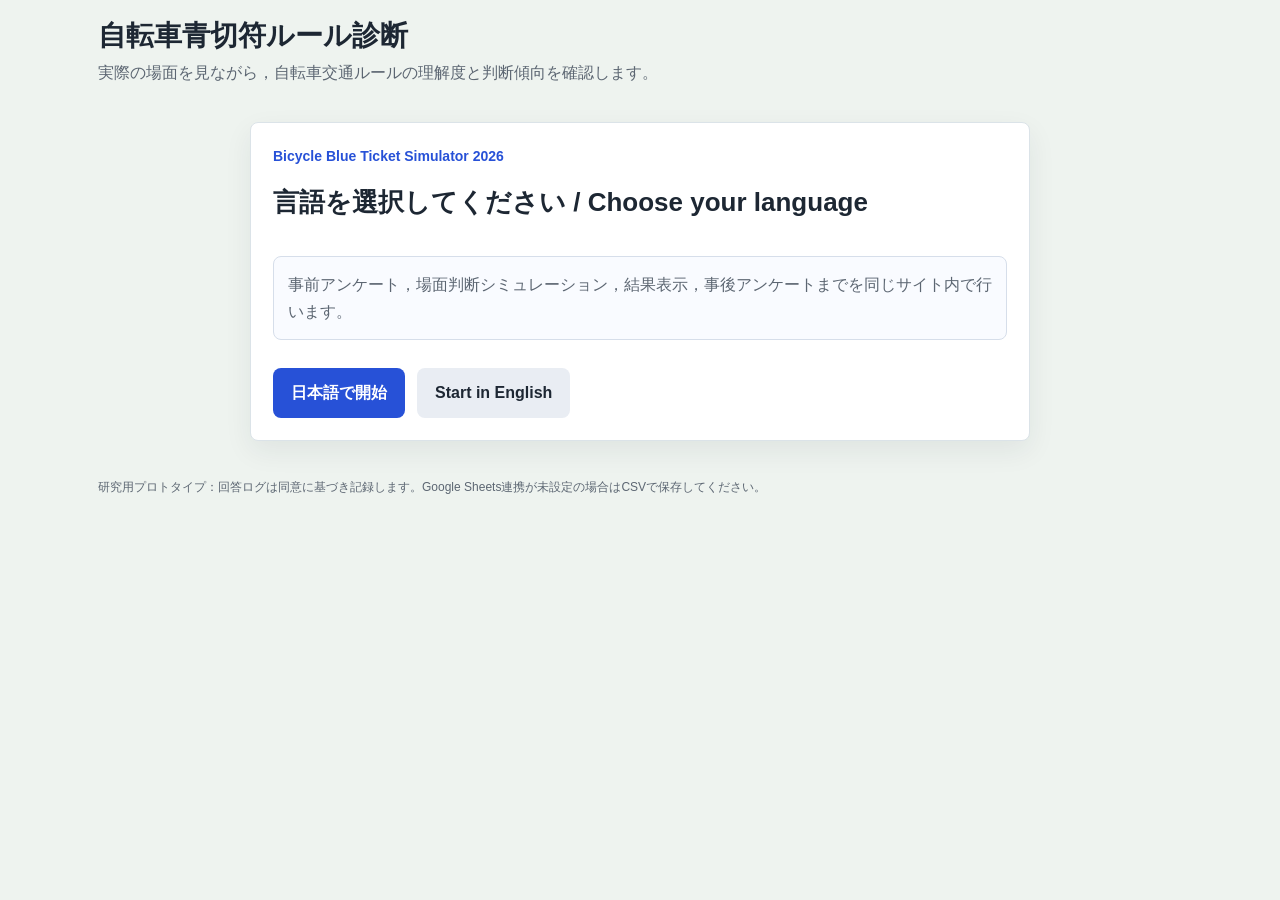
<file: index.html>
<!doctype html>
<html lang="ja">
<head>
  <meta charset="utf-8" />
  <meta name="viewport" content="width=device-width, initial-scale=1" />
  <title>Bicycle Blue Ticket Rule Check</title>
  <link rel="stylesheet" href="./styles.css" />
</head>
<body>
  <div id="app"></div>
  <script src="./config.js"></script>
  <script src="./data.js"></script>
  <script src="./app.js"></script>
</body>
</html>
</file>
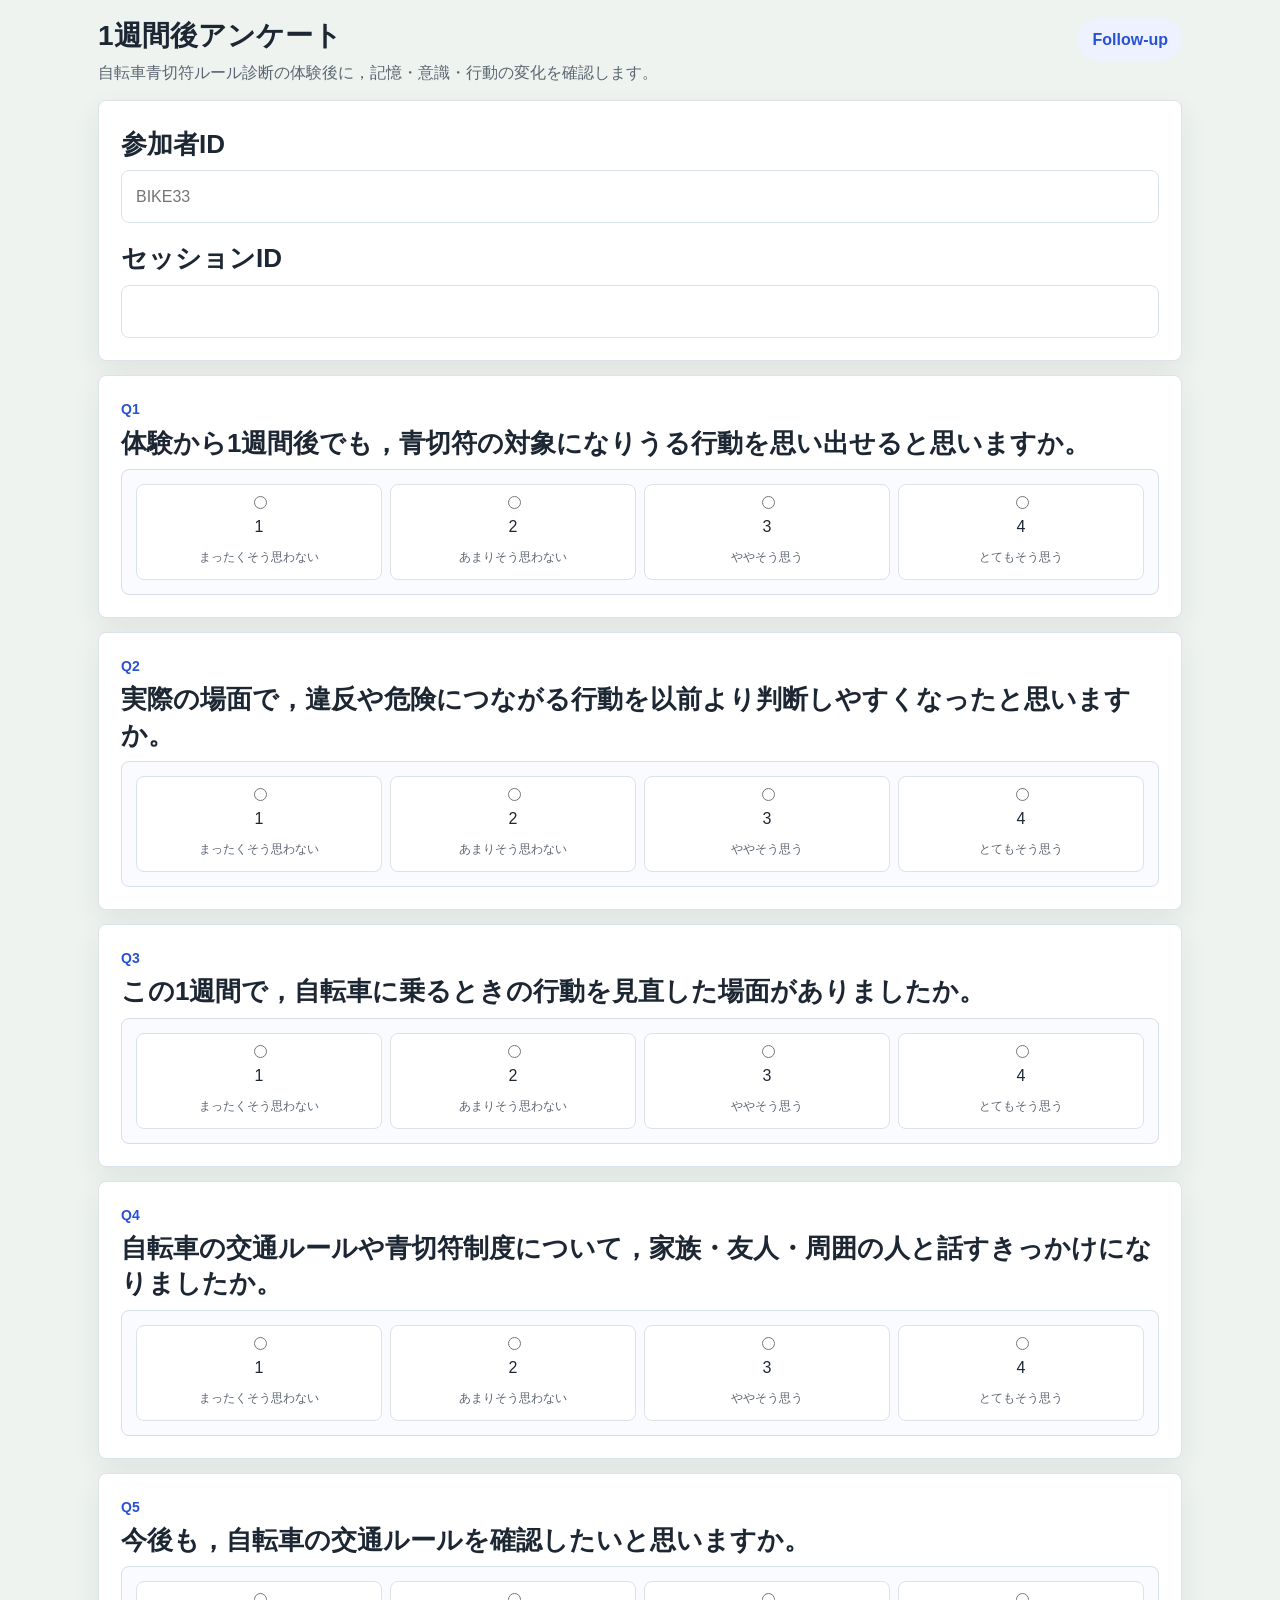
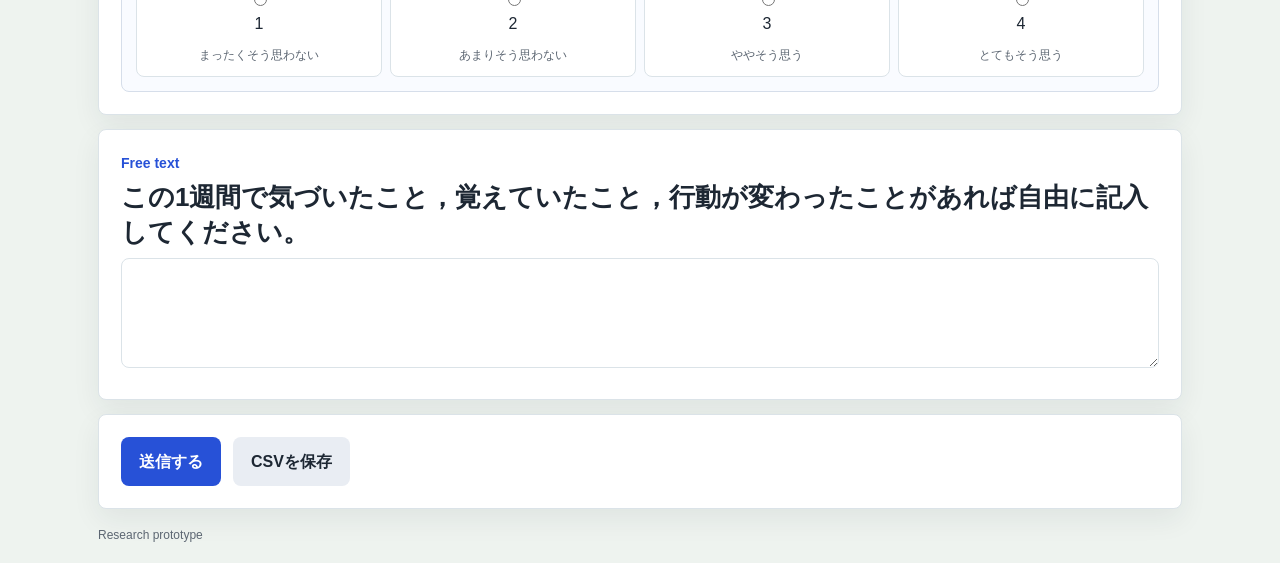
<file: followup.html>
<!doctype html>
<html lang="ja">
<head>
  <meta charset="utf-8" />
  <meta name="viewport" content="width=device-width, initial-scale=1" />
  <title>Bicycle Blue Ticket Follow-up Survey</title>
  <link rel="stylesheet" href="./styles.css" />
</head>
<body>
  <div id="app"></div>
  <script src="./config.js"></script>
  <script src="./followup.js"></script>
</body>
</html>
</file>
<file: styles.css>
:root{
  --bg:#eef3ef; --panel:#ffffff; --soft:#f7f9fb; --accent:#2751d7;
  --accent2:#2f8f53; --text:#1d2733; --muted:#5c6672; --border:#dbe3e8;
  --good:#2f8f53; --warn:#b97900; --bad:#c84d4d; --ink:#17212b;
}
*{box-sizing:border-box}
body{margin:0;background:var(--bg);color:var(--text);font-family:-apple-system,BlinkMacSystemFont,"Segoe UI","Yu Gothic UI","Hiragino Kaku Gothic ProN",Meiryo,sans-serif;line-height:1.7}
button,input,textarea{font:inherit}
.site{max-width:1120px;margin:0 auto;padding:18px}
.header{display:flex;align-items:flex-start;justify-content:space-between;gap:16px;margin-bottom:14px}
.brand h1{font-size:28px;line-height:1.25;margin:0}
.brand p{margin:6px 0 0;color:var(--muted)}
.badge{background:#eef2ff;color:var(--accent);font-weight:700;border-radius:999px;padding:8px 14px;white-space:nowrap}
.card{background:var(--panel);border:1px solid var(--border);border-radius:8px;box-shadow:0 10px 28px rgba(29,39,51,.07);padding:22px;margin:14px 0}
.center{max-width:780px;margin:36px auto}
.stack{display:grid;gap:12px}
.row{display:flex;gap:12px;flex-wrap:wrap;align-items:center}
.btn{border:0;border-radius:8px;padding:11px 18px;background:var(--accent);color:white;font-weight:700;cursor:pointer}
.btn.secondary{background:#e9edf3;color:var(--text)}
.btn.ghost{background:#fff;color:var(--accent);border:1px solid var(--border)}
.btn:disabled{opacity:.45;cursor:not-allowed}
.input,.textarea{width:100%;border:1px solid var(--border);border-radius:8px;background:white;padding:12px 14px}
.textarea{min-height:110px;resize:vertical}
.notice{background:#f9fbff;border:1px solid #d6deea;border-radius:8px;padding:14px;color:var(--muted)}
.notice.compact{padding:11px 12px}
.theme{color:var(--accent);font-weight:800;font-size:14px}
.title{font-size:26px;line-height:1.35;margin:4px 0 8px}
.prelude{color:var(--accent2);font-weight:700}
.question-img{width:100%;max-height:390px;object-fit:contain;background:#fff;border-radius:8px;border:1px solid var(--border);display:block}
.choice{display:flex;gap:10px;align-items:flex-start;background:#f9fbff;border:1px solid #d6deea;border-radius:8px;padding:13px;margin:8px 0;cursor:pointer}
.choice:hover{border-color:#aebfe0;background:#f6f9ff}
.choice input{margin-top:7px}
.choice strong{min-width:22px;display:inline-block}
.scale{display:grid;grid-template-columns:1fr;gap:8px;background:#f9fbff;border:1px solid #d6deea;border-radius:8px;padding:14px}
.scale-options{display:grid;grid-template-columns:repeat(4,minmax(0,1fr));gap:8px}
.scale-options label{display:grid;grid-template-rows:auto auto 1fr;place-items:center;gap:4px;min-height:96px;border:1px solid var(--border);border-radius:8px;background:white;padding:8px;text-align:center}
.scale-options label:has(input:checked){border-color:var(--accent);box-shadow:0 0 0 2px rgba(39,81,215,.16)}
.scale-options small{display:block;color:var(--muted);font-size:12px;line-height:1.35}
.muted{color:var(--muted)}
.error{color:var(--bad);font-weight:700}
.feedback-ok{color:var(--good);font-weight:800;font-size:20px}
.feedback-ng{color:var(--bad);font-weight:800;font-size:20px}
.detail{border-top:1px solid var(--border);padding-top:12px;margin-top:12px}
.detail-item{padding:10px 0;border-bottom:1px dashed var(--border)}
.good{color:var(--good);font-weight:700}.bad{color:var(--bad);font-weight:700}.warn{color:var(--warn);font-weight:700}
.progress{height:10px;background:#dfe7ee;border-radius:999px;overflow:hidden;margin-top:8px}
.progress div{height:100%;background:var(--accent);width:0%}
.result-type{font-size:24px;font-weight:900;color:var(--accent2)}
.metric-grid{display:grid;grid-template-columns:repeat(2,minmax(0,1fr));gap:12px}
.metric{background:#f9fbff;border:1px solid #d6deea;border-radius:8px;padding:14px}
.metric-head{display:flex;align-items:center;justify-content:space-between;gap:10px}
.metric p{margin:8px 0 0;font-size:13px}
.comparison{background:#f8fbfa;border:1px solid #d6e6dc;border-radius:8px;padding:14px}
.comparison.pending{background:#fbfcff;border-color:#d6deea}
.comparison p{margin:8px 0}
.legend{display:flex;gap:16px;flex-wrap:wrap;margin:8px 0;color:var(--muted);font-size:13px}
.legend i{display:inline-block;width:20px;height:8px;border-radius:999px;margin-right:6px}
.legend .self{background:var(--accent)}
.legend .group{background:#9fb0bf}
.compare-row{display:grid;grid-template-columns:140px 1fr 82px;align-items:center;gap:10px;margin:8px 0}
.compare-bars{position:relative;height:12px;background:#e8eef2;border-radius:999px;overflow:hidden}
.compare-bars i,.compare-bars b{position:absolute;left:0;top:0;height:100%;border-radius:999px}
.compare-bars i{background:var(--accent)}
.compare-bars b{background:#9fb0bf;opacity:.68;top:6px;height:6px}
.source-note{background:#fff8ed;border:1px solid #f0ddbd;border-radius:8px;padding:12px;color:#5d4b2e}
.save-status{font-weight:800}
.footer-note{font-size:12px;color:var(--muted);margin-top:16px}
a{color:var(--accent);word-break:break-all}
@media(max-width:720px){
  .site{padding:12px}.header{display:block}.badge{display:inline-block;margin-top:8px}
  .brand h1{font-size:24px}.title{font-size:22px}.card{padding:16px}
  .scale-options{grid-template-columns:1fr 1fr}.scale-options label{min-width:auto;font-size:13px}
  .metric-grid{grid-template-columns:1fr}
  .compare-row{grid-template-columns:1fr;gap:5px}
}
</file>
